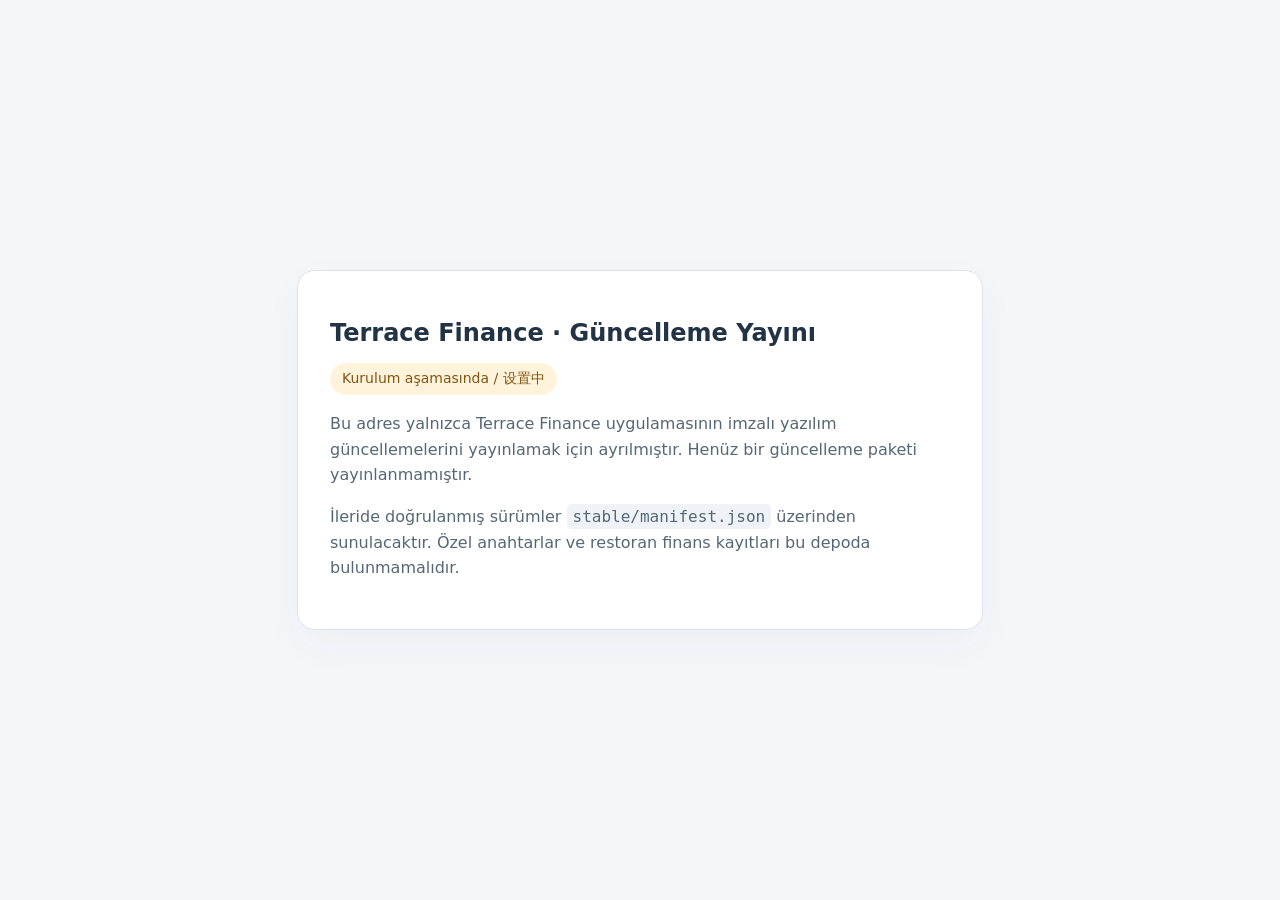
<file: index.html>
<!doctype html>
<html lang="tr"><head><meta charset="utf-8"><meta name="viewport" content="width=device-width,initial-scale=1"><title>Terrace Finance — Güncellemeler</title><style>body{font:16px system-ui,sans-serif;background:#f4f7fa;color:#213344;margin:0;display:grid;place-items:center;min-height:100vh}.card{background:white;border:1px solid #dce5eb;border-radius:18px;padding:32px;max-width:620px;margin:20px;box-shadow:0 15px 40px #2233440a}h1{font-size:24px}.tag{display:inline-block;background:#fff3db;color:#825510;padding:7px 12px;border-radius:99px;font-size:14px}p{line-height:1.6;color:#556776}code{background:#eff3f7;padding:3px 6px;border-radius:5px}</style></head><body><main class="card"><h1>Terrace Finance · Güncelleme Yayını</h1><div class="tag">Kurulum aşamasında / 设置中</div><p>Bu adres yalnızca Terrace Finance uygulamasının imzalı yazılım güncellemelerini yayınlamak için ayrılmıştır. Henüz bir güncelleme paketi yayınlanmamıştır.</p><p>İleride doğrulanmış sürümler <code>stable/manifest.json</code> üzerinden sunulacaktır. Özel anahtarlar ve restoran finans kayıtları bu depoda bulunmamalıdır.</p></main></body></html>
</file>
